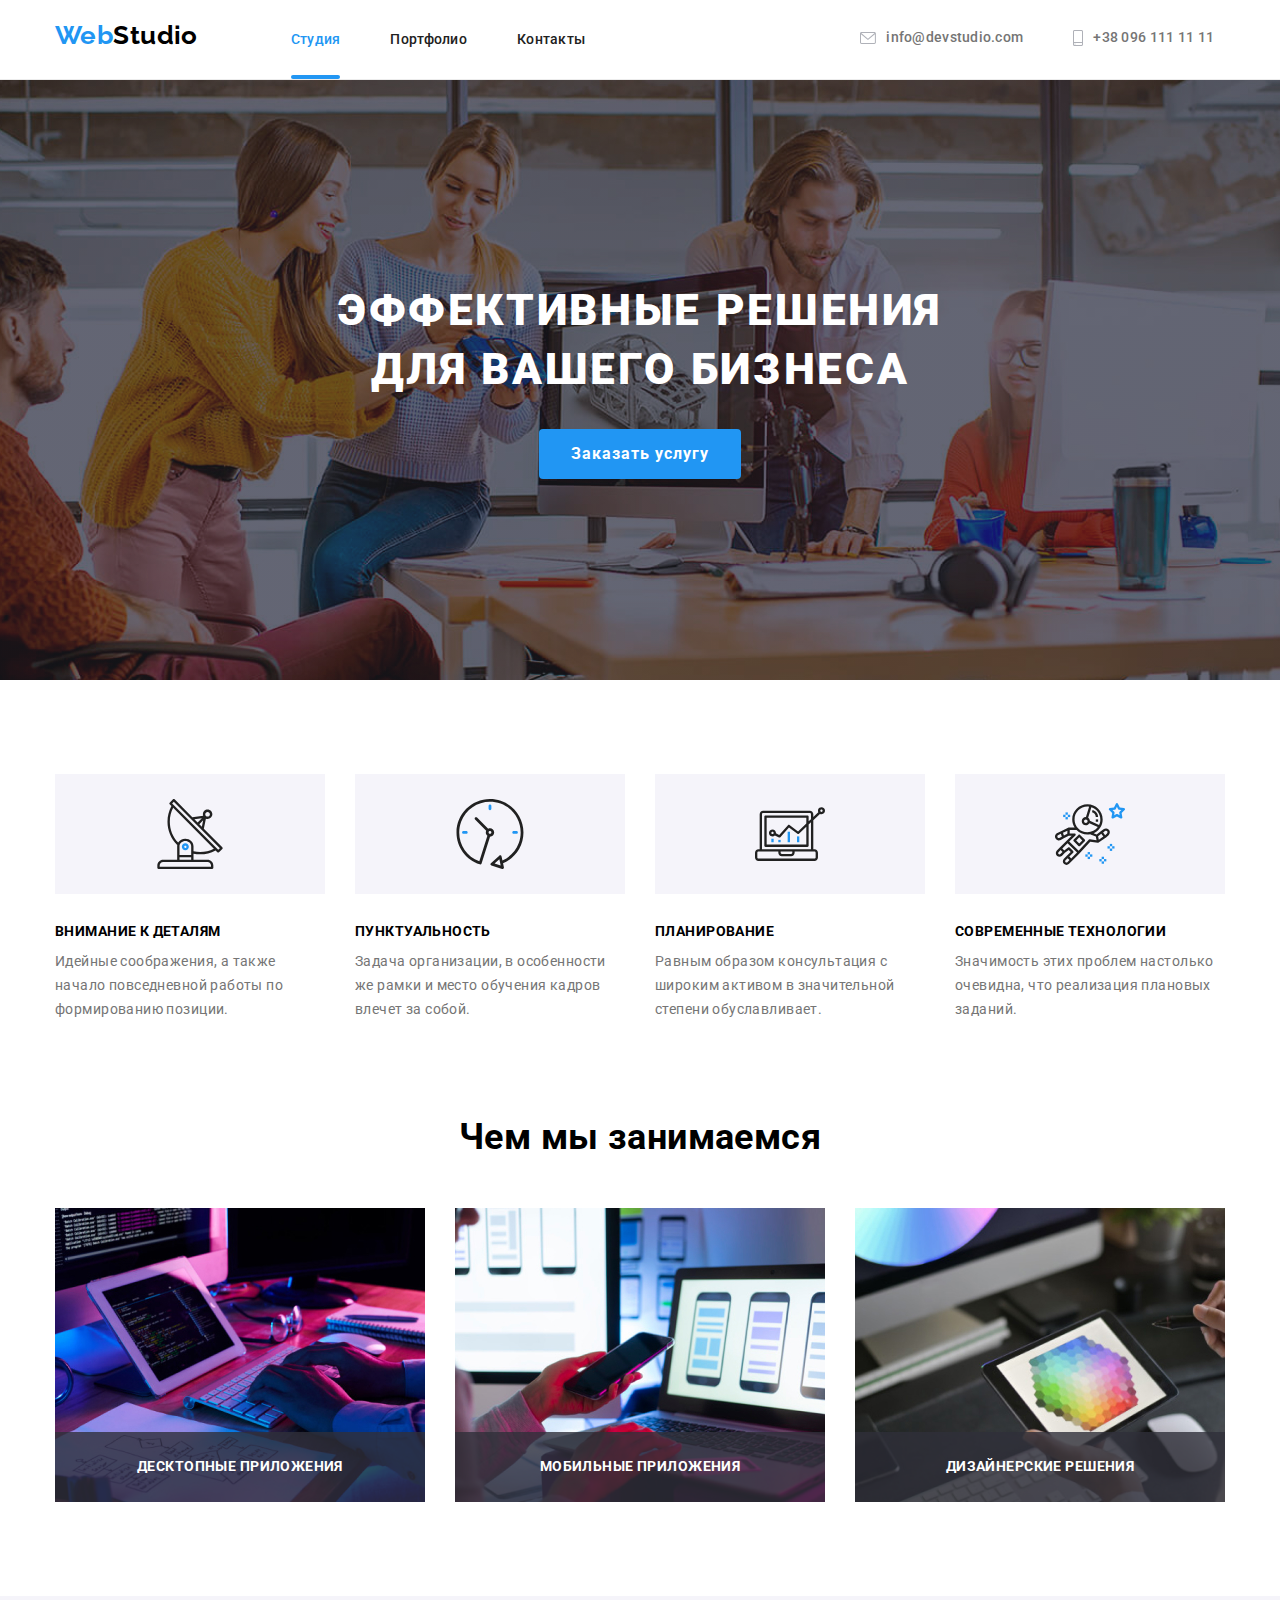
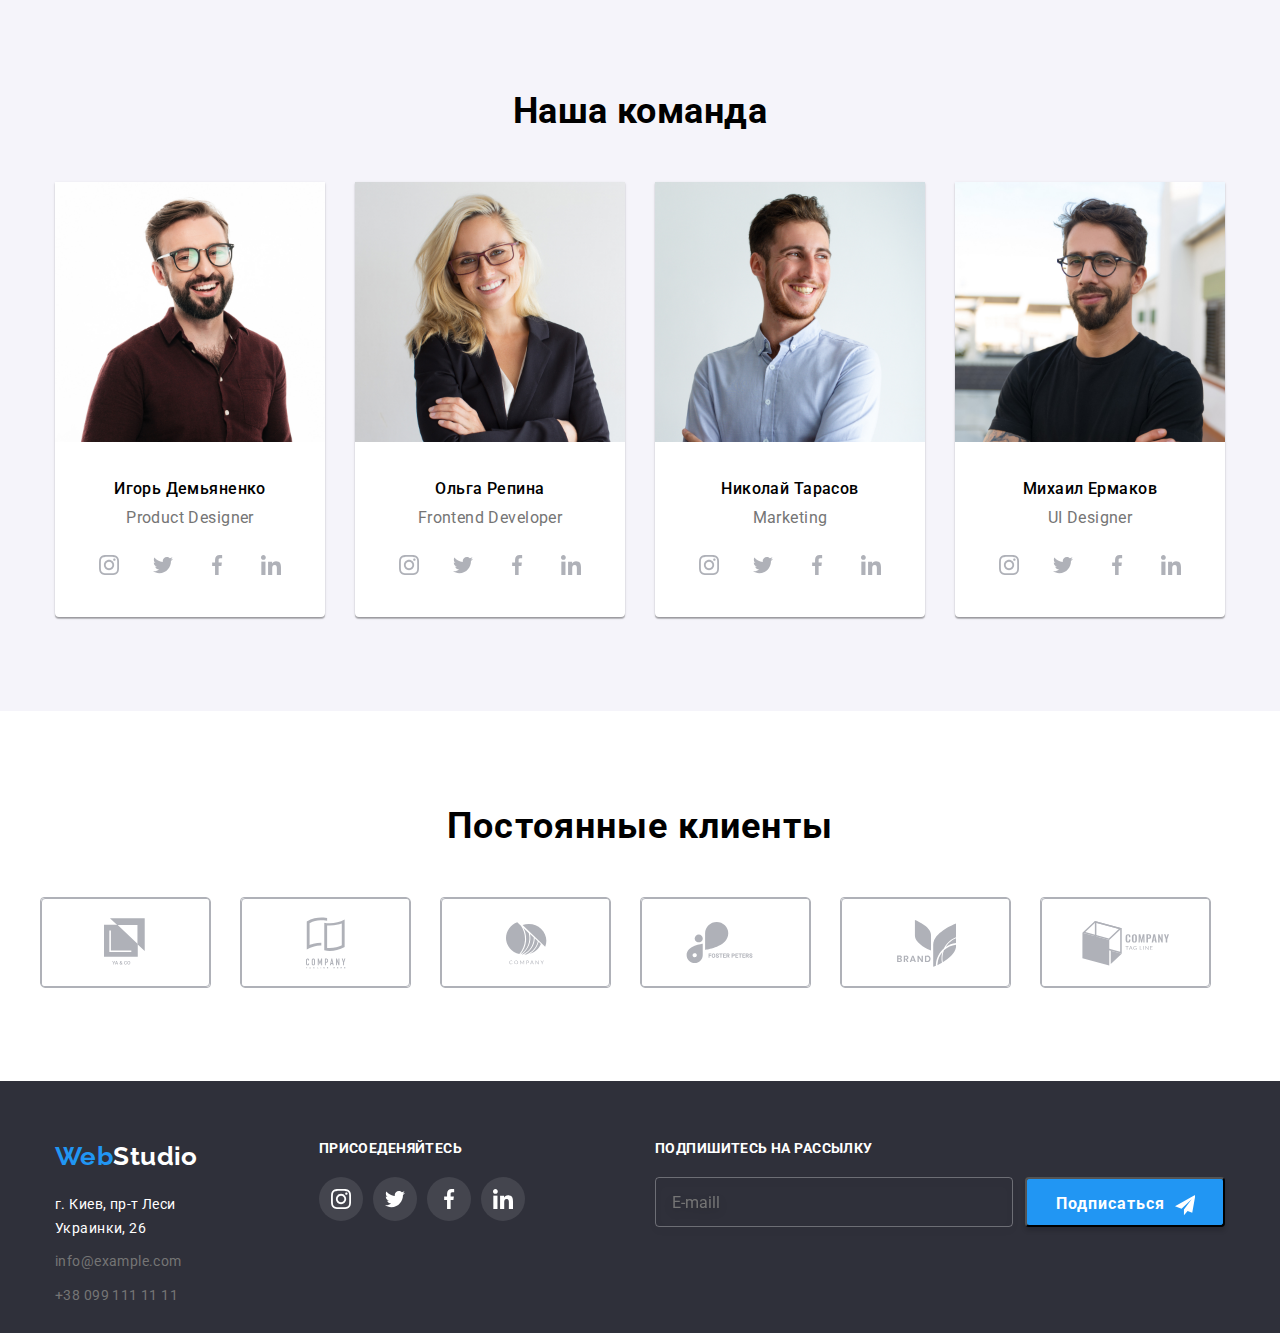
<file: index.html>
<!DOCTYPE html>
<html lang="en">
  <head>
    <meta charset="UTF-8" />
    <meta name="viewport" content="width=device-width, initial-scale=1.0" />
    <title>Студия</title>
    <link rel="preconnect" href="https://fonts.gstatic.com" />
    <link rel="stylesheet" href="https://fonts.googleapis.com/css2?family=Roboto:wght@400;500;700;900&display=swap" />
    <link rel="stylesheet" href="https://fonts.googleapis.com/css2?family=Raleway:wght@700&display=swap" />
    <link
      rel="stylesheet"
      href="https://cdnjs.cloudflare.com/ajax/libs/modern-normalize/0.2.0/modern-normalize.min.css"
    />
    <link rel="stylesheet" href="./css/styles.min.css" />
  </head>

  <body>
    <!--Шапка-->
    <header class="page-header">
      <div class="container nav">
        <a href=""><span class="logo">Web</span><span class="logo--color">Studio</span></a>
        <nav class="nav-menu">
          <ul class="site-nav list">
            <li class="site-nav__item">
              <a class="site-nav__link site-nav__current" href="./index.html">Студия</a>
            </li>
            <li class="site-nav__item">
              <a class="site-nav__link" href="./portfolio.html">Портфолио</a>
            </li>
            <li class="site-nav__item"><a class="site-nav__link" href="">Контакты</a></li>
          </ul>
        </nav>
        <ul class="list address">
          <li class="address__item">
            <a class="address__link" href="mailto:">
              <svg class="address__icon" width="16" height="12">
                <use href="./images/sprite.svg#icon-envelope"></use>
              </svg>
              info@devstudio.com
            </a>
          </li>
          <li class="address__item">
            <a class="address__link" href="tel:+380961111111">
              <svg class="address__icon" width="10" height="16">
                <use href="./images/sprite.svg#icon-smartphone"></use>
              </svg>
              +38 096 111 11 11
            </a>
          </li>
        </ul>
      </div>
    </header>
    <!--Section hero-->
    <main>
      <section class="hero overley">
        <div class="container">
          <h1 class="hero__title">Эффективные решения <br />для вашего бизнеса</h1>
          <button class="hero__button" type="button" data-modal-open>Заказать услугу</button>
        </div>
      </section>
      <!--Особенности-->
      <section class="section features">
        <div class="container">
          <h2 class="visually-hidden">О нас</h2>
          <ul class="list features__list">
            <li class="features__item">
              <div class="features__icon">
                <svg width="70" height="70"><use href="./images/sprite.svg#icon-antenna"></use></svg>
              </div>
              <h3 class="features__title">Внимание к деталям</h3>
              <p class="features__text">
                Идейные соображения, а также начало повседневной работы по формированию позиции.
              </p>
            </li>
            <li class="features__item">
              <div class="features__icon">
                <svg width="70" height="70"><use href="./images/sprite.svg#icon-clock"></use></svg>
              </div>
              <h3 class="features__title">Пунктуальность</h3>
              <p class="features__text">
                Задача организации, в особенности же рамки и место обучения кадров влечет за собой.
              </p>
            </li>
            <li class="features__item">
              <div class="features__icon">
                <svg width="70" height="70"><use href="./images/sprite.svg#icon-diagram"></use></svg>
              </div>
              <h3 class="features__title">Планирование</h3>
              <p class="features__text">
                Равным образом консультация с широким активом в значительной степени обуславливает.
              </p>
            </li>
            <li class="features__item">
              <div class="features__icon">
                <svg width="70" height="70"><use href="./images/sprite.svg#icon-astronaut"></use></svg>
              </div>

              <h3 class="features__title">Современные технологии</h3>
              <p class="features__text">Значимость этих проблем настолько очевидна, что реализация плановых заданий.</p>
            </li>
          </ul>
        </div>
      </section>
      <!--Операции-->
      <section class="section">
        <div class="container">
          <h2 class="operation__title">Чем мы занимаемся</h2>
          <ul class="list operation">
            <li class="operation__item">
              <img src="./images/img.jpg" alt="компьютер" width="370" />
              <p class="operation__lable">Десктопные приложения</p>
            </li>
            <li class="operation__item">
              <img src="./images/img(2).jpg" alt="планшет" width="370" />
              <p class="operation__lable">Мобильные приложения</p>
            </li>
            <li class="operation__item">
              <img src="./images/img(1).jpg" alt="смартфон" width="370" />
              <p class="operation__lable">Дизайнерские решения</p>
            </li>
          </ul>
        </div>
      </section>

      <!--Команда-->
      <section class="section team">
        <div class="container">
          <h2 class="team__title">Наша команда</h2>
          <ul class="list team__list">
            <li class="team__item">
              <img src="./images/img(3).jpg" class="team__img" alt="Игорь Демьяненко" width="270" />
              <h3 class="team__name">Игорь Демьяненко</h3>
              <p class="team__position">Product Designer</p>
              <ul class="list social">
                <li class="social__icons-item">
                  <a href="" class="social__icons-link" target="_blank" rel="noopener noreferrer">
                    <svg class="social__icon">
                      <use href="./images/sprite.svg#icon-instagram"></use>
                    </svg>
                  </a>
                </li>
                <li class="social__icons-item">
                  <a href="" class="social__icons-link" target="_blank" rel="noopener noreferrer">
                    <svg class="social__icon">
                      <use href="./images/sprite.svg#icon-twitter"></use>
                    </svg>
                  </a>
                </li>
                <li class="social__icons-item">
                  <a href="" class="social__icons-link" target="_blank" rel="noopener noreferrer">
                    <svg class="social__icon">
                      <use href="./images/sprite.svg#icon-facebook"></use>
                    </svg>
                  </a>
                </li>
                <li class="social__icons-item">
                  <a href="" class="social__icons-link" target="_blank" rel="noopener noreferrer">
                    <svg class="social__icon">
                      <use href="./images/sprite.svg#icon-linkedin"></use>
                    </svg>
                  </a>
                </li>
              </ul>
            </li>
            <li class="team__item">
              <img src="./images/img(4).jpg" class="team__img" alt="Ольга Репина" width="270" />
              <h3 class="team__name">Ольга Репина</h3>
              <p class="team__position">Frontend Developer</p>
              <ul class="list social">
                <li class="social__icons-item">
                  <a href="" class="social__icons-link" target="_blank" rel="noopener noreferrer">
                    <svg class="social__icon">
                      <use href="./images/sprite.svg#icon-instagram"></use>
                    </svg>
                  </a>
                </li>
                <li class="social__icons-item">
                  <a href="" class="social__icons-link" target="_blank" rel="noopener noreferrer">
                    <svg class="social__icon">
                      <use href="./images/sprite.svg#icon-twitter"></use>
                    </svg>
                  </a>
                </li>
                <li class="social__icons-item">
                  <a href="" class="social__icons-link" target="_blank" rel="noopener noreferrer">
                    <svg class="social__icon">
                      <use href="./images/sprite.svg#icon-facebook"></use>
                    </svg>
                  </a>
                </li>
                <li class="social__icons-item">
                  <a href="" class="social__icons-link" target="_blank" rel="noopener noreferrer">
                    <svg class="social__icon">
                      <use href="./images/sprite.svg#icon-linkedin"></use>
                    </svg>
                  </a>
                </li>
              </ul>
            </li>
            <li class="team__item">
              <img src="./images/img(5).jpg" class="team__img" alt="Николай Тарасов" width="270" />
              <h3 class="team__name">Николай Тарасов</h3>
              <p class="team__position">Marketing</p>
              <ul class="list social">
                <li class="social__icons-item">
                  <a href="" class="social__icons-link" target="_blank" rel="noopener noreferrer">
                    <svg class="social__icon">
                      <use href="./images/sprite.svg#icon-instagram"></use>
                    </svg>
                  </a>
                </li>
                <li class="social__icons-item">
                  <a href="" class="social__icons-link" target="_blank" rel="noopener noreferrer">
                    <svg class="social__icon">
                      <use href="./images/sprite.svg#icon-twitter"></use>
                    </svg>
                  </a>
                </li>
                <li class="social__icons-item">
                  <a href="" class="social__icons-link" target="_blank" rel="noopener noreferrer">
                    <svg class="social__icon">
                      <use href="./images/sprite.svg#icon-facebook"></use>
                    </svg>
                  </a>
                </li>
                <li class="social__icons-item">
                  <a href="" class="social__icons-link" target="_blank" rel="noopener noreferrer">
                    <svg class="social__icon">
                      <use href="./images/sprite.svg#icon-linkedin"></use>
                    </svg>
                  </a>
                </li>
              </ul>
            </li>
            <li class="team__item">
              <img src="./images/img(6).jpg" class="team__img" alt="Михаил Ермаков" width="270" />
              <h3 class="team__name">Михаил Ермаков</h3>
              <p class="team__position">UI Designer</p>
              <ul class="list social">
                <li class="social__icons-item">
                  <a href="" class="social__icons-link" target="_blank" rel="noopener noreferrer">
                    <svg class="social__icon">
                      <use href="./images/sprite.svg#icon-instagram"></use>
                    </svg>
                  </a>
                </li>
                <li class="social__icons-item">
                  <a href="" class="social__icons-link" target="_blank" rel="noopener noreferrer">
                    <svg class="social__icon">
                      <use href="./images/sprite.svg#icon-twitter"></use>
                    </svg>
                  </a>
                </li>
                <li class="social__icons-item">
                  <a href="" class="social__icons-link" target="_blank" rel="noopener noreferrer">
                    <svg class="social__icon">
                      <use href="./images/sprite.svg#icon-facebook"></use>
                    </svg>
                  </a>
                </li>
                <li class="social__icons-item">
                  <a href="" class="social__icons-link" target="_blank" rel="noopener noreferrer">
                    <svg class="social__icon">
                      <use href="./images/sprite.svg#icon-linkedin"></use>
                    </svg>
                  </a>
                </li>
              </ul>
            </li>
          </ul>
        </div>
      </section>
      <!--Клиенты-->
      <section class="clients">
        <div class="container">
          <h2 class="clients__title">Постоянные клиенты</h2>
          <ul class="clients__list list">
            <li class="clients__items">
              <a href="" class="clients__link">
                <svg class="client-icon" width="45" height="50">
                  <use href="./images/sprite.svg#icon-logo1"></use>
                </svg>
              </a>
            </li>
            <li class="clients__items">
              <a href="" class="clients__link">
                <svg class="client-icon" width="40" height="52">
                  <use href="./images/sprite.svg#icon-logo2"></use>
                </svg>
              </a>
            </li>
            <li class="clients__items">
              <a href="" class="clients__link">
                <svg class="client-icon" width="41" height="43">
                  <use href="./images/sprite.svg#icon-logo3"></use>
                </svg>
              </a>
            </li>
            <li class="clients__items">
              <a href="" class="clients__link">
                <svg class="client-icon" width="80" height="42">
                  <use href="./images/sprite.svg#icon-logo4"></use>
                </svg>
              </a>
            </li>
            <li class="clients__items">
              <a href="" class="clients__link">
                <svg class="client-icon" width="59" height="47">
                  <use href="./images/sprite.svg#icon-logo5"></use>
                </svg>
              </a>
            </li>
            <li class="clients__items">
              <a href="" class="clients__link">
                <svg class="client-icon" width="88" height="45">
                  <use href="./images/sprite.svg#icon-logo6"></use>
                </svg>
              </a>
            </li>
          </ul>
        </div>
      </section>
    </main>
    <!--Подвал-->
    <footer class="footer">
      <div class="container footer-content">
        <div class="footer__container">
          <a href="/" class="logo">Web<span class="footer__logo--color">Studio</span> </a>
          <address class="footer-address">
            <ul class="list">
              <li class="footer-address__contact">
                <span> г. Киев, пр-т Леси Украинки, 26</span>
              </li>

              <li class="footer-address__contact">
                <a class="footer-address__link" href="mailto:info@example.com">info@example.com</a>
              </li>

              <li class="footer-address__contact">
                <a class="footer-address__link" href="tel:+380991111111">+38 099 111 11 11</a>
              </li>
            </ul>
          </address>
        </div>
        <div class="footer-social">
          <h3 class="footer-social__title">Присоеденяйтесь</h3>
          <ul class="list footer-social__list">
            <li class="footer-social__item">
              <a href="" class="footer-social__link" target="_blank" rel="noopener noreferrer">
                <svg class="footer-social__icon">
                  <use href="./images/sprite.svg#icon-instagram"></use>
                </svg>
              </a>
            </li>
            <li class="footer-social__item">
              <a href="" class="footer-social__link" target="_blank" rel="noopener noreferrer">
                <svg class="footer-social__icon">
                  <use href="./images/sprite.svg#icon-twitter"></use>
                </svg>
              </a>
            </li>
            <li class="footer-social__item">
              <a href="" class="footer-social__link" target="_blank" rel="noopener noreferrer">
                <svg class="footer-social__icon">
                  <use href="./images/sprite.svg#icon-facebook"></use>
                </svg>
              </a>
            </li>
            <li class="footer-social__item">
              <a href="" class="footer-social__link" target="_blank" rel="noopener noreferrer">
                <svg class="footer-social__icon">
                  <use href="./images/sprite.svg#icon-linkedin"></use>
                </svg>
              </a>
            </li>
          </ul>
        </div>
        <div class="footer-form">
          <h3 class="footer-form__title">Подпишитесь на рассылку</h3>
          <form class="form">
            <input type="text" name="maill" placeholder="E-maill" required class="footer-form__maill" />
            <button type="submit" class="footer-form__button">
              <span class="footer-form__text-button">
                Подписаться
                <svg class="footer-form__icon">
                  <use href="./images/sprite.svg#icon-icon-send"></use>
                </svg>
              </span>
            </button>
          </form>
        </div>
      </div>
    </footer>
    <div class="backdrop is-hidden" data-modal>
      <div class="modal">
        <button class="modal__button-close" data-modal-close>
          <svg width="18" height="18"><use href="./images/sprite.svg#icon-close"></use></svg>
        </button>
        <form class="modal-form">
          <p class="modal-form__title">Оставьте свои данные, мы вам перезвоним</p>
          <div class="modal-form__field">
            <label for="name" class="modal-form__ladel">Имя</label>
            <input type="name" name="name" id="name" class="modal-form__input" required autocomplete="off" />
            <svg class="modal-form__icon">
              <use href="./images/sprite.svg#icon-person"></use>
            </svg>
          </div>
          <div class="modal-form__field">
            <label for="tel" class="modal-form__ladel">Телефон</label>
            <input type="tel" name="tel" id="tel" class="modal-form__input" required />
            <svg class="modal-form__icon">
              <use href="./images/sprite.svg#icon-phone"></use>
            </svg>
          </div>
          <div class="modal-form__field">
            <label for="mail" class="modal-form__ladel">Почта</label>
            <input type="mail" name="mail" id="mail" class="modal-form__input" autocomplete="off" />
            <svg class="modal-form__icon">
              <use href="./images/sprite.svg#icon-email"></use>
            </svg>
          </div>
          <div class="modal-form__field">
            <label for="comment">Комментарий</label>
            <textarea class="modal-form__comment" id="comment" placeholder="Введите текст" rows="6"></textarea>
          </div>
          <div class="modal-form__check">
            <label>
              <input type="checkbox" class="modal-form__input-check" />
              <span class="modal-form__check-icon"></span>
              Соглашаюсь с рассылкой и принимаю
              <a href="" class="modal-form__link--color">Условия договора</a>
            </label>
          </div>
          <button type="submit" class="modal-form__button">Отправить</button>
        </form>
      </div>
    </div>
    <script src="./js/modal.js"></script>
  </body>
</html>
</file>
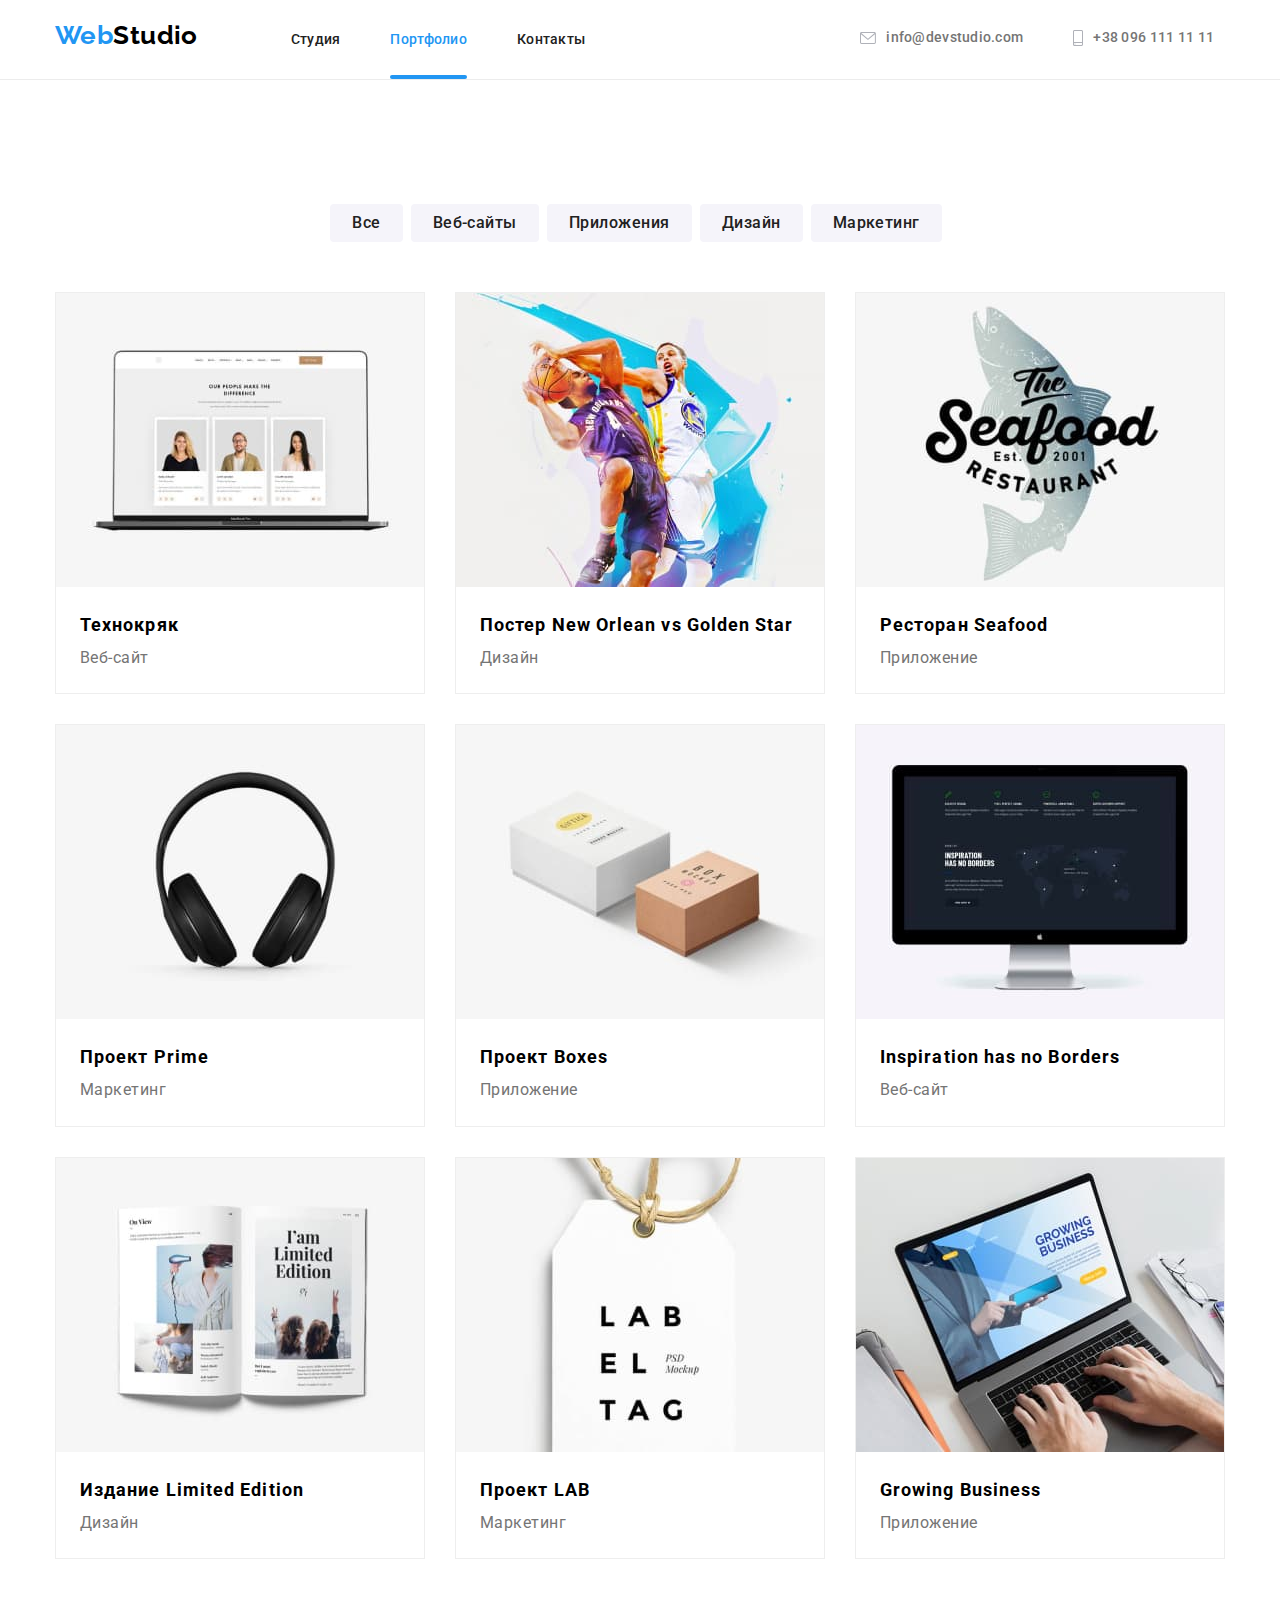
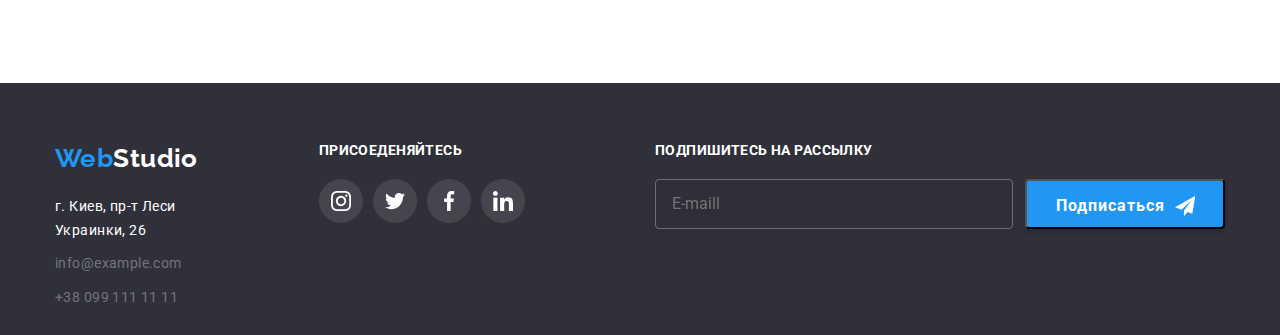
<file: portfolio.html>
<!DOCTYPE html>
<html lang="en">
  <head>
    <meta charset="UTF-8" />
    <meta http-equiv="X-UA-Compatible" content="IE=edge" />
    <meta name="viewport" content="width=device-width, initial-scale=1.0" />
    <title>Portfolio</title>
    <link rel="preconnect" href="https://fonts.gstatic.com" />
    <link rel="stylesheet" href="https://fonts.googleapis.com/css2?family=Roboto:wght@400;500;700;900&display=swap" />
    <link rel="stylesheet" href="https://fonts.googleapis.com/css2?family=Raleway:wght@700&display=swap" />
    <link
      rel="stylesheet"
      href="https://cdnjs.cloudflare.com/ajax/libs/modern-normalize/0.2.0/modern-normalize.min.css"/>
    <link rel="stylesheet" href="./css/styles.min.css" />
  </head>
  <body>
    <!--Шапка-->
    <header class="page-header">
      <div class="container nav">
        <a href=""><span class="logo">Web</span><span class="logo--color">Studio</span></a>
        <nav class="nav-menu">
          <ul class="site-nav list">
            <li class="site-nav__item"><a class="site-nav__link" href="./index.html">Студия</a></li>
            <li class="site-nav__item"><a class="site-nav__link site-nav__current" href="">Портфолио</a></li>
            <li class="site-nav__item"><a class="site-nav__link" href="">Контакты</a></li>
          </ul>
        </nav>
        <ul class="list address">
          <li class="address__item">
            <a class="address__link" href="mailto:">
              <svg class="address__icon" width="16" height="12">
                <use href="./images/sprite.svg#icon-envelope"></use>
              </svg>
              info@devstudio.com
            </a>
          </li>
          <li class="address__item">
            <a class="address__link" href="tel:+380961111111">
              <svg class="address__icon" width="10" height="16">
                <use href="./images/sprite.svg#icon-smartphone"></use>
              </svg>
              +38 096 111 11 11
            </a>
          </li>
        </ul>
      </div>
    </header>
    <!--Главная-->
    <main>
      <section class="section projects">
        <div class="container">
          <h1 class="visually-hidden">Проекты</h1>

          <ul class="list projects__buttons-list">
            <li><button class="projects__button" type="button">Все</button></li>
            <li>
              <button class="projects__button" type="button">Веб-сайты</button>
            </li>
            <li>
              <button class="projects__button" type="button">Приложения</button>
            </li>
            <li>
              <button class="projects__button" type="button">Дизайн</button>
            </li>
            <li>
              <button class="projects__button" type="button">Маркетинг</button>
            </li>
          </ul>

          <ul class="list projects__list">
            <li class="projects__item">
              <a href="" class="projects__link link">
                <div class="projects__thumb">
                  <img src="./images/portfolio/img1.jpg" alt="фото на мониторе" class="project-img" width="370" />
                  <p class="project__overlay">
                    Технокряк это современная площадка распространения коронавируса. Компании используют эту платформу
                    для цифрового шпионажа и атак на защищённые сервера конкурентов.
                  </p>
                </div>
                <div class="projects__product-text">
                  <h2 class="projects__product-name">Технокряк</h2>
                  <p class="projects__product-description">Веб-сайт</p>
                </div>
              </a>
            </li>
            <li class="projects__item">
              <a href="" class="projects__link link">
                <div class="projects__thumb">
                  <img src="./images/portfolio/img2.jpg" alt="баскетболисты" class="project-img" width="370" />
                  <p class="project__overlay">
                    Технокряк это современная площадка распространения коронавируса. Компании используют эту платформу
                    для цифрового шпионажа и атак на защищённые сервера конкурентов.
                  </p>
                </div>
                <div class="projects__product-text">
                  <h2 class="projects__product-name">Постер New Orlean vs Golden Star</h2>
                  <p class="projects__product-description">Дизайн</p>
                </div>
              </a>
            </li>
            <li class="projects__item">
              <a href="" class="projects__link link"
                ><div class="projects__thumb">
                  <img src="./images/portfolio/img3.jpg" alt="ємблема ресторана" class="project-img" width="370" />
                  <p class="project__overlay">
                    Технокряк это современная площадка распространения коронавируса. Компании используют эту платформу
                    для цифрового шпионажа и атак на защищённые сервера конкурентов.
                  </p>
                </div>
                <div class="projects__product-text">
                  <h2 class="projects__product-name">Ресторан Seafood</h2>
                  <p class="projects__product-description">Приложение</p>
                </div>
              </a>
            </li>
            <li class="projects__item">
              <a href="" class="projects__link link"
                ><div class="projects__thumb">
                  <img src="./images/portfolio/img4.jpg" alt="наушники" class="project-img" width="370" />
                  <p class="project__overlay">
                    Технокряк это современная площадка распространения коронавируса. Компании используют эту платформу
                    для цифрового шпионажа и атак на защищённые сервера конкурентов.
                  </p>
                </div>
                <div class="projects__product-text">
                  <h2 class="projects__product-name">Проект Prime</h2>
                  <p class="projects__product-description">Маркетинг</p>
                </div>
              </a>
            </li>
            <li class="projects__item">
              <a href="" class="projects__link link"
                ><div class="projects__thumb">
                  <img src="./images/portfolio/img5.jpg" alt="коробки" class="project-img" width="370" />
                  <p class="project__overlay">
                    Технокряк это современная площадка распространения коронавируса. Компании используют эту платформу
                    для цифрового шпионажа и атак на защищённые сервера конкурентов.
                  </p>
                </div>
                <div class="projects__product-text">
                  <h2 class="projects__product-name">Проект Boxes</h2>
                  <p class="projects__product-description">Приложение</p>
                </div>
              </a>
            </li>
            <li class="projects__item">
              <a href="" class="projects__link link"
                ><div class="projects__thumb">
                  <img src="./images/portfolio/img6.jpg" alt="монитор" class="project-img" width="370" />
                  <p class="project__overlay">
                    Технокряк это современная площадка распространения коронавируса. Компании используют эту платформу
                    для цифрового шпионажа и атак на защищённые сервера конкурентов.
                  </p>
                </div>
                <div class="projects__product-text">
                  <h2 class="projects__product-name">Inspiration has no Borders</h2>
                  <p class="projects__product-description">Веб-сайт</p>
                </div>
              </a>
            </li>
            <li class="projects__item">
              <a href="" class="projects__link link"
                ><div class="projects__thumb">
                  <img src="./images/portfolio/img7.jpg" alt="журнал" class="project-img" width="370" />
                  <p class="project__overlay">
                    Технокряк это современная площадка распространения коронавируса. Компании используют эту платформу
                    для цифрового шпионажа и атак на защищённые сервера конкурентов.
                  </p>
                </div>
                <div class="projects__product-text">
                  <h2 class="projects__product-name">Издание Limited Edition</h2>
                  <p class="projects__product-description">Дизайн</p>
                </div>
              </a>
            </li>
            <li class="projects__item">
              <a href="" class="projects__link link"
                ><div class="projects__thumb">
                  <img src="./images/portfolio/img8.jpg" alt="бирка" class="project-img" width="370" />
                  <p class="project__overlay">
                    Технокряк это современная площадка распространения коронавируса. Компании используют эту платформу
                    для цифрового шпионажа и атак на защищённые сервера конкурентов.
                  </p>
                </div>
                <div class="projects__product-text">
                  <h2 class="projects__product-name">Проект LAB</h2>
                  <p class="projects__product-description">Маркетинг</p>
                </div>
              </a>
            </li>
            <li class="projects__item">
              <a href="" class="projects__link link"
                ><div class="projects__thumb">
                  <img src="./images/portfolio/img9.jpg" alt="ноутбкук" class="project-img" width="370" />
                  <p class="project__overlay">
                    Технокряк это современная площадка распространения коронавируса. Компании используют эту платформу
                    для цифрового шпионажа и атак на защищённые сервера конкурентов.
                  </p>
                </div>
                <div class="projects__product-text">
                  <h2 class="projects__product-name">Growing Business</h2>
                  <p class="projects__product-description">Приложение</p>
                </div>
              </a>
            </li>
          </ul>
        </div>
      </section>
    </main>
    <!--Подвал-->
    <footer class="footer">
      <div class="container footer-content">
        <div class="footer__container">
          <a href="/" class="logo">Web<span class="footer__logo--color">Studio</span></a>
          <address class="footer-address">
            <ul class="list">
              <li class="footer-address__contact"><span> г. Киев, пр-т Леси Украинки, 26</span></li>

              <li class="footer-address__contact">
                <a class="footer-address__link" href="mailto:info@example.com">info@example.com</a>
              </li>

              <li class="footer-address__contact">
                <a class="footer-address__link" href="tel:+380991111111">+38 099 111 11 11</a>
              </li>
            </ul>
          </address>
        </div>
        <div class="footer-social">
          <h3 class="footer-social__title">Присоеденяйтесь</h3>
          <ul class="list footer-social__list">
            <li class="footer-social__item">
              <a href="" class="footer-social__link" target="_blank" rel="noopener noreferrer">
                <svg class="footer-social__icon">
                  <use href="./images/sprite.svg#icon-instagram"></use>
                </svg>
              </a>
            </li>
            <li class="footer-social__item">
              <a href="" class="footer-social__link" target="_blank" rel="noopener noreferrer">
                <svg class="footer-social__icon">
                  <use href="./images/sprite.svg#icon-twitter"></use>
                </svg>
              </a>
            </li>
            <li class="footer-social__item">
              <a href="" class="footer-social__link" target="_blank" rel="noopener noreferrer">
                <svg class="footer-social__icon">
                  <use href="./images/sprite.svg#icon-facebook"></use>
                </svg>
              </a>
            </li>
            <li class="footer-social__item">
              <a href="" class="footer-social__link" target="_blank" rel="noopener noreferrer">
                <svg class="footer-social__icon">
                  <use href="./images/sprite.svg#icon-linkedin"></use>
                </svg>
              </a>
            </li>
          </ul>
        </div>
        <div class="footer-form">
          <h3 class="footer-form__title">Подпишитесь на рассылку</h3>
          <form class="form">
            <input type="text" name="maill" placeholder="E-maill" class="footer-form__maill" />
            <button type="submit" class="footer-form__button">
              <span class="footer-form__text-button">
                Подписаться
                <svg class="footer-form__icon">
                  <use href="./images/sprite.svg#icon-icon-send"></use>
                </svg>
              </span>
            </button>
          </form>
        </div>
      </div>
    </footer>
  </body>
</html>
</file>
<file: css/styles.min.css>
:root{--primary-text-color: #757575;--title-text-color: #212121;--accent-color: #2196f3;--primary-white-color: #ffffff;--animation: 250ms cubic-bezier(0.4, 0, 0.2, 1)}h1,h2,h3,p,ul{margin:0;padding:0;border:0;font-size:100%;font:inherit;vertical-align:baseline}html{box-sizing:border-box}a{text-decoration:none;font-style:normal}body{background-color:var(--primary-white-color);color:var(--primary-text-color);font-family:Roboto, sans-serif;font-style:normal;font-weight:normal;font-size:14px;line-height:24px;letter-spacing:0.03em}.container{width:1200px;margin:0 auto;padding:0 15px}.section{padding:94px 0}.list{list-style:none;margin:0;padding:0}h1,h2,h3{color:black}.visually-hidden{position:absolute !important;clip:rect(1px 1px 1px 1px);clip:rect(1px, 1px, 1px, 1px);padding:0 !important;border:0 !important;height:1px !important;width:1px !important;overflow:hidden}.page-header{display:flex;justify-content:flex-start;align-items:center;padding:20px 0;height:80px;border-bottom:1px solid #ececec;position:relative}.site-nav{display:flex;margin-left:93px}.logo{font-family:Raleway;font-style:normal;font-weight:bold;font-size:26px;line-height:1.19;color:var(--accent-color)}.logo--color{font-family:Raleway;font-style:normal;font-weight:bold;font-size:26px;line-height:1.19px;color:black}.nav-menu{margin-left:93px;margin-right:275px;margin-top:32px}.site-nav{display:flex;font-weight:500;line-height:1.14;letter-spacing:0.02em;margin:0}.site-nav__item:not(:last-child){margin-right:50px}.site-nav__link{color:var(--title-text-color);font-weight:500;font-size:14px;line-height:1.14;letter-spacing:0.02em;transition:var(--animation)}.site-nav__link:hover,.site-nav__link :focus{color:var(--accent-color)}.site-nav__current{color:var(--accent-color)}.site-nav__current{display:flex;flex-direction:column;justify-content:center;color:var(--accent-color);height:100%;position:relative}.site-nav__current::after{content:'';height:4px;border-radius:2px;background-color:var(--accent-color);color:var(--accent-color);margin-top:28px;width:100%;display:block}.nav{display:flex;flex-direction:row;align-items:baseline}.address{display:flex;margin-left:0}.address__item{padding-top:7px;padding-bottom:7px;color:var(--secondary-text);font-weight:500;line-height:1.14;letter-spacing:0.02em}.address__item:not(:last-child){margin-right:50px}.address__item:first-child{padding-left:0}.address__link{display:flex;align-items:center;padding-top:7px;padding-bottom:7px;font-weight:500;line-height:1.14;letter-spacing:0.02em;color:var(--primary-text-color);transition:var(--animation)}.address__link :focus,.address__link:hover{color:var(--accent-color)}.address__icon{margin-right:10px;fill:#afb1b8;transition:var(--animation)}.address__link:hover .address__icon,.address__link:focus .address__icon{fill:var(--accent-color)}.hero{display:flex;justify-content:center;height:600px;padding-top:200px;padding-bottom:200px;text-align:center;background-color:#2f303a}.hero__title{font-weight:900;font-size:44px;line-height:1.34;text-align:center;letter-spacing:0.06em;text-transform:uppercase;color:var(--primary-white-color);margin-top:0;margin-bottom:30px}.hero__button{background-color:var(--accent-color);color:var(--primary-white-color);cursor:pointer;font-family:inherit;font-weight:700;font-size:16px;line-height:1.87;align-items:center;letter-spacing:0.06em;padding:10px 32px;border-radius:4px;border:none}.overley{display:flex;align-items:center;height:600px;margin-left:auto;margin-right:auto;background-image:linear-gradient(to right, rgba(47,48,58,0.4), rgba(47,48,58,0.4)),url(../images/hero.jpg);background-repeat:no-repeat;background-position:center;background-size:cover}.features__list{display:flex;justify-content:space-between}.features__item:not(:last-child){margin-right:30px}.features__icon{width:270px;height:120px;background-color:#f5f4fa;display:flex;align-items:center;justify-content:center;margin-bottom:30px}.features__title{font-weight:700;line-height:1.14;text-transform:uppercase;margin-bottom:10px}.features__text{font-style:normal;font-weight:normal;font-size:14px;line-height:1.71;color:#757575;letter-spacing:0.03em}.section.features{padding-bottom:0}.operation__title{font-weight:700;font-size:36px;line-height:1.17;text-align:center;margin-bottom:50px}.operation{display:flex;justify-content:space-between;height:294px}.operation__item{position:relative}.operation__lable{position:absolute;font-size:14px;letter-spacing:3%;font-weight:700;line-height:1.14;text-transform:uppercase;width:100%;bottom:0;color:#ffffff;display:flex;justify-content:center;align-items:center;width:370px;height:70px;background-color:rgba(47,48,58,0.8)}.projects__buttons-list{display:flex;justify-content:center;margin-bottom:50px}.projects__button{background-color:#f5f4fa;color:var(--title-text-color);cursor:pointer;font-family:inherit;font-weight:500;font-size:16px;line-height:1.63;letter-spacing:0.03em;display:inline-block;margin-top:30px;padding:6px 22px;border-radius:4px;border:none;margin-right:8px;transition:var(--animation)}.projects__button:focus,.projects__button:hover{background-color:var(--accent-color);color:var(--primary-white-color);filter:drop-shadow(0px 4px 4px rgba(0,0,0,0.25))}.projects__button:last-child button{margin-right:0}.projects__list{display:flex;flex-wrap:wrap}.projects__item{display:block;width:calc((100% - 60px) / 3);margin-right:30px;margin-bottom:30px;border:1px solid #eeeeee;background:#ffffff;box-sizing:border-box}.projects__item:hover{box-shadow:0px 1px 1px rgba(0,0,0,0.12),0px 4px 4px rgba(0,0,0,0.06),1px 4px 6px rgba(0,0,0,0.16)}.projects__item:hover .project__overlay{transform:translateY(0)}.projects__item:focus .project__overlay{transform:translateY(0)}.projects__item:nth-child(3n){margin-right:0}.projects__link{display:block;padding-bottom:20px}.projects__thumb{position:relative;overflow:hidden;height:294px}.project__overlay{position:absolute;bottom:0;left:0;background-color:rgba(33,150,243,0.9);width:100%;height:100%;color:var(--primary-white-color);padding:63px 24px;font-weight:normal;font-size:18px;line-height:28px;letter-spacing:0.03em;transform:translateY(100%);transition:var(--animation)}.projects__product-text{padding:0 24px;margin-top:20px}.projects__product-name{font-weight:700;font-size:18px;line-height:2;letter-spacing:0.06em}.projects__product-description{font-size:16px;line-height:1.89;letter-spacing:0.03em;color:var(--primary-text-color)}.team{background-color:#f5f4fa}.team__title{font-weight:700;font-size:36px;line-height:1.17;text-align:center;margin-bottom:50px}.team__list{display:flex;justify-content:space-between}.team__item{text-align:center;background-color:white;box-shadow:0px 1px 3px rgba(0,0,0,0.12),0px 1px 1px rgba(0,0,0,0.14),0px 2px 1px rgba(0,0,0,0.2);border-radius:0px 0px 4px 4px}.team__img{margin-bottom:30px}.team__name{font-weight:500;font-size:16px;line-height:1.2;margin-bottom:10px}.team__position{font-size:16px;line-height:1.2;margin-bottom:16px;color:#757575}.social{display:inline-flex;margin:0px 32px 30px 32px}.social__icons-item+.social__icons-item{margin-left:10px}.social__icons-link{display:flex;justify-content:center;align-items:center;width:44px;height:44px;border-radius:50%;transition:var(--animation)}.social__icons-link:hover,.social__icons-link:focus{background-color:var(--accent-color)}.social__icon{width:20px;height:20px;fill:#afb1b8;transition:var(--animation)}.social__icons-link:hover .social__icon,.social__icons-link:focus .social__icon{fill:var(--primary-white-color)}.clients{padding-top:94px;padding-bottom:94px}.clients__title{margin-bottom:50px;font-weight:700;font-size:36px;line-height:42px;text-align:center;letter-spacing:0.03em}.clients__list{display:flex;justify-content:center;align-items:center}.clients__items{margin-right:30px;width:170px;height:90px;border:1px solid #afb1b8;box-sizing:border-box;border-radius:4px}.clients__link{display:flex;justify-content:center;align-items:center;width:170px;height:90px;fill:#afb1b8;border:1px solid #afb1b8;box-sizing:border-box;border-radius:4px;transition:var(--animation)}.clients__link:hover,.clients__link:focus{fill:var(--accent-color);border:1px solid var(--accent-color)}.footer{display:flex;background-color:#2f303a;color:var(--primary-white-color);height:252px;padding:60px 0 60px 0}.footer-content{display:inline-flex}.footer__container{flex-basis:calc((50%-45px) / 2)}.footer__logo--color{color:var(--primary-white-color);text-decoration:none}.footer-address{margin-top:20px}.footer-address__contact{margin-bottom:9px;font-style:normal}.footer-address__link{color:var(--primary-text-color);font-style:normal;font-weight:400;font-size:14px;line-height:1.7;letter-spacing:0.03em;margin-bottom:9px;transition:var(--animation)}.footer-address__link:hover,.footer-address__link:focus{color:var(--accent-color)}.footer-social{display:inline-block;flex-basis:calc((50% - 45px) / 2);margin-left:70px}.footer-social__title{font-weight:bold;font-size:14px;line-height:1.14;text-transform:uppercase;margin-bottom:20px;color:#ffffff}.footer-social__list{display:flex;padding-bottom:30px}.footer-social__item:not(:last-child){margin-right:10px}.footer-social__link{display:flex;justify-content:center;align-items:center;width:44px;height:44px;background:rgba(255,255,255,0.1);border-radius:50%;transition:var(--animation)}.footer-social__link:hover{background-color:var(--accent-color)}.footer-social__icon{width:20px;height:20px;fill:#ffffff}.footer-form{margin-left:93px}.footer-form__title{font-weight:bold;font-size:14px;line-height:1.14;text-transform:uppercase;margin-bottom:20px;color:#ffffff}.form{display:flex}.footer-form__button{width:200px;height:50px;padding:10px 28px 10px 29px;margin-left:12px;background:#2196f3;box-shadow:0px 4px 4px rgba(0,0,0,0.15);border-radius:4px;cursor:pointer}.footer-form__text-button{font-family:Roboto;font-style:normal;font-weight:bold;font-size:16px;line-height:1.9;display:flex;align-items:center;text-align:center;letter-spacing:0.06em;color:#ffffff}.footer-form__maill{width:358px;height:50px;padding-bottom:15px;padding-top:15px;padding-left:16px;background-color:transparent;border:1px solid rgba(255,255,255,0.3);box-sizing:border-box;filter:drop-shadow(0px 4px 4px rgba(0,0,0,0.15));border-radius:4px;font-size:16px;line-height:1.25;color:rgba(255,255,255,0.6)}.footer-form__icon{width:24px;height:24px;margin-left:10px;fill:var(--primary-white-color)}.backdrop{position:fixed;top:0;left:0;bottom:0;right:0;background:rgba(0,0,0,0.2);transition:opacity 500ms ease-out 200ms}.is-hidden{opacity:0;visibility:hidden;pointer-events:none}.modal{position:absolute;width:528px;height:581px;top:50%;left:50%;transform:translate(-50%, -50%) scale(1);background:#ffffff;box-shadow:0px 1px 3px rgba(0,0,0,0.12),0px 1px 1px rgba(0,0,0,0.14),0px 2px 1px rgba(0,0,0,0.2);border-radius:4px;transition:transform 700ms ease-in-out 300ms}.modal__button-close{position:absolute;width:30px;height:30px;top:0;right:0;background:#ffffff;border:1px solid rgba(0,0,0,0.1);box-sizing:border-box;border-radius:50%;display:flex;justify-content:center;align-items:center;position:absolute;top:3px;right:8px;cursor:pointer;transition:var(--animation)}.modal__button-close:hover{fill:#2196f3;border-radius:50%;border:1px solid #2196f3}.is-hidden .modal{transform:translate(100%, 100%) scale(0.2);transition:var(--animation)}.modal-form{display:flex;flex-direction:column;padding:40px}.modal-form__title{font-family:Roboto;font-style:normal;font-weight:bold;font-size:20px;line-height:23px;text-align:center;letter-spacing:0.03em;margin-bottom:12px;color:#212121}.modal-form__field{display:inline-flex;flex-direction:column;width:448px;margin-bottom:10px;position:relative}.modal-form__field :focus{border-color:var(--accent-color);outline:none}.modal-form__input{width:448px;height:40px;padding-left:42px;display:flex;align-items:center;border:1px solid rgba(33,33,33,0.2);box-sizing:border-box;border-radius:4px}.modal-form__input:focus+.modal-form__icon{fill:var(--accent-color)}.modal-form__icon{height:18px;width:18px;position:absolute;top:28px;left:15px}.modal-form__ladel{margin-bottom:4px;font-size:12px;line-height:14px;letter-spacing:0.01em;color:#757575;transition:var(--animation)}.modal-form__comment{padding:12px 16px;font-size:14px;line-height:1.14;letter-spacing:0.01em;color:rgba(117,117,117,0.5);resize:none;border:1px solid rgba(33,33,33,0.2);box-sizing:border-box;border-radius:4px}.modal-form__check{margin-top:20px;margin-bottom:30px;display:inline-block;font-size:14px;line-height:1.7;letter-spacing:0.03em;color:#757575}.modal-form__input-check{appearance:none;-webkit-appearance:none;-moz-appearance:none;position:absolute}.modal-form__check-icon{display:inline-block;border:2px solid black;border-radius:2px;width:16px;height:15px;background-color:white;background-image:url()}.modal-form__input-check:checked+.modal-form__check-icon{background-color:var(--accent-color);background-image:url(../images/icons/check.svg);border:none;background-size:contain;background-position:center;background-repeat:no-repeat}.modal-form__link--color{color:#2196f3}.modal-form__button{width:200px;height:50px;margin-left:auto;margin-right:auto;background:#2196f3;box-shadow:0px 4px 4px rgba(0,0,0,0.15);border-radius:4px;font-weight:bold;font-size:16px;line-height:1.87;align-items:center;text-align:center;letter-spacing:0.06em;cursor:pointer;color:#ffffff}.modal-form__button:hover,.modal-form__button:focus{background:#188ce8;box-shadow:0px 4px 4px rgba(0,0,0,0.15);transition:var(--animation)}
/*# sourceMappingURL=styles.min.css.map */
</file>
